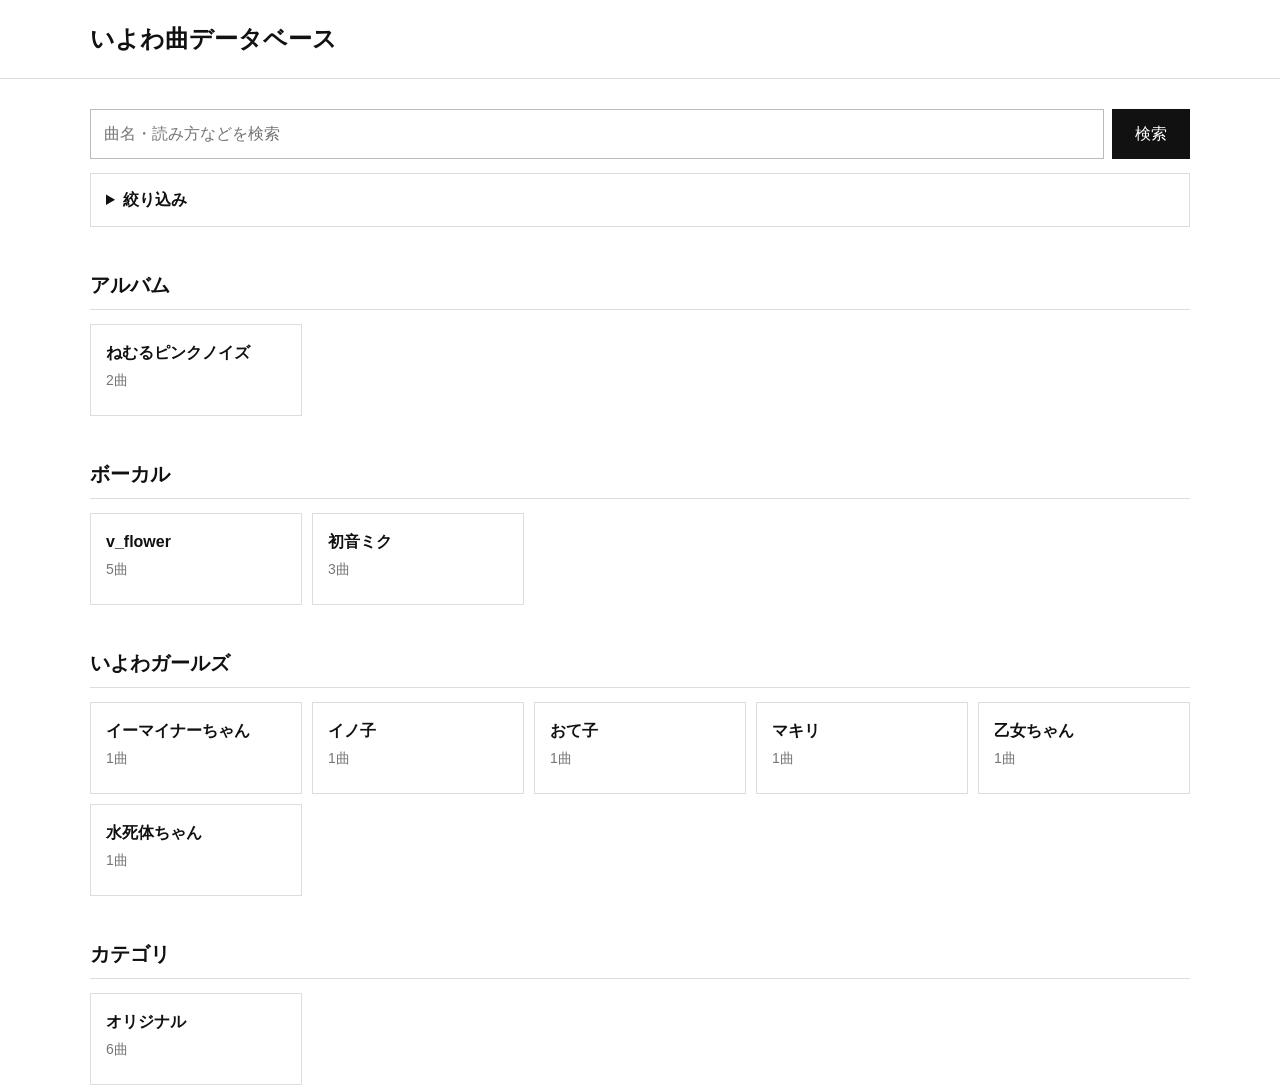
<file: index.html>
<html lang="ja">
<head>
  <meta charset="UTF-8">
  <meta name="viewport" content="width=device-width, initial-scale=1.0">
  <title>いよわ曲データベース</title>
  <link rel="stylesheet" href="./css/style.css">
</head>
<body>

<header class="site-header">
  <div class="container">
    <h1>いよわ曲データベース</h1>
  </div>
</header>

<main class="container">

  <section class="search-area">
    <div class="search-box">
      <input id="searchInput" type="search" placeholder="曲名・読み方などを検索">
      <button id="searchButton" type="button">検索</button>
    </div>

    <details class="advanced-filter">
      <summary>絞り込み</summary>

      <div class="advanced-filter-content">
        <div class="filter-group">
          <h3>アルバム</h3>
          <div id="albumFilters" class="filter-options"></div>
        </div>

        <div class="filter-group">
          <h3>カテゴリ</h3>
          <div id="categoryFilters" class="filter-options"></div>
        </div>

        <div class="filter-group">
          <h3>ボーカル</h3>
          <div id="vocalFilters" class="filter-options"></div>
        </div>

        <div class="filter-group">
          <h3>いよわガールズ</h3>
          <div id="girlFilters" class="filter-options"></div>
        </div>

        <div class="filter-group">
          <h3>BPM</h3>
          <div class="number-filter">
            <select id="tempoOperator">
              <option value="eq">ちょうど</option>
              <option value="gte">以上</option>
              <option value="lte">以下</option>
            </select>
            <input id="tempoValue" type="number" min="0" placeholder="BPM">
          </div>
        </div>

        <div class="filter-group">
          <h3>再生時間</h3>
          <div class="number-filter">
            <select id="durationOperator">
              <option value="eq">ちょうど</option>
              <option value="gte">以上</option>
              <option value="lte">以下</option>
            </select>
            <input id="durationValue" type="number" min="0" placeholder="秒">
          </div>
        </div>

        <div class="filter-group">
          <h3>公開日</h3>
          <div class="number-filter">
            <select id="dateOperator">
              <option value="eq">ちょうど</option>
              <option value="lte">以前</option>
              <option value="gte">以降</option>
            </select>
            <input id="dateValue" type="date">
          </div>
        </div>

        <div class="filter-group">
          <h3>キー</h3>
          <div id="keyFilters" class="filter-options"></div>
        </div>

        <div class="filter-group">
          <h3>拍子</h3>
          <div id="timeSignatureFilters" class="filter-options"></div>
        </div>

        <button id="clearFilters" class="clear-button" type="button">
          絞り込みをクリア
        </button>
      </div>
    </details>
  </section>

  <section class="category-section">
    <div class="section-heading">
      <h2>アルバム</h2>
    </div>
    <div id="albumCards" class="category-grid"></div>
  </section>

  <section class="category-section">
    <div class="section-heading">
      <h2>ボーカル</h2>
    </div>
    <div id="vocalCards" class="category-grid"></div>
  </section>

  <section class="category-section">
    <div class="section-heading">
      <h2>いよわガールズ</h2>
    </div>
    <div id="girlCards" class="category-grid"></div>
  </section>

  <section class="category-section">
    <div class="section-heading">
      <h2>カテゴリ</h2>
    </div>
    <div id="categoryCards" class="category-grid"></div>
  </section>

  <section id="searchResultsSection" class="results-section" hidden>
    <div class="section-heading">
      <h2>検索結果</h2>
      <p id="resultCount"></p>
    </div>
    <div id="results"></div>
  </section>

</main>

<script src="./js/index.js"></script>
</body>
</html>
</file>
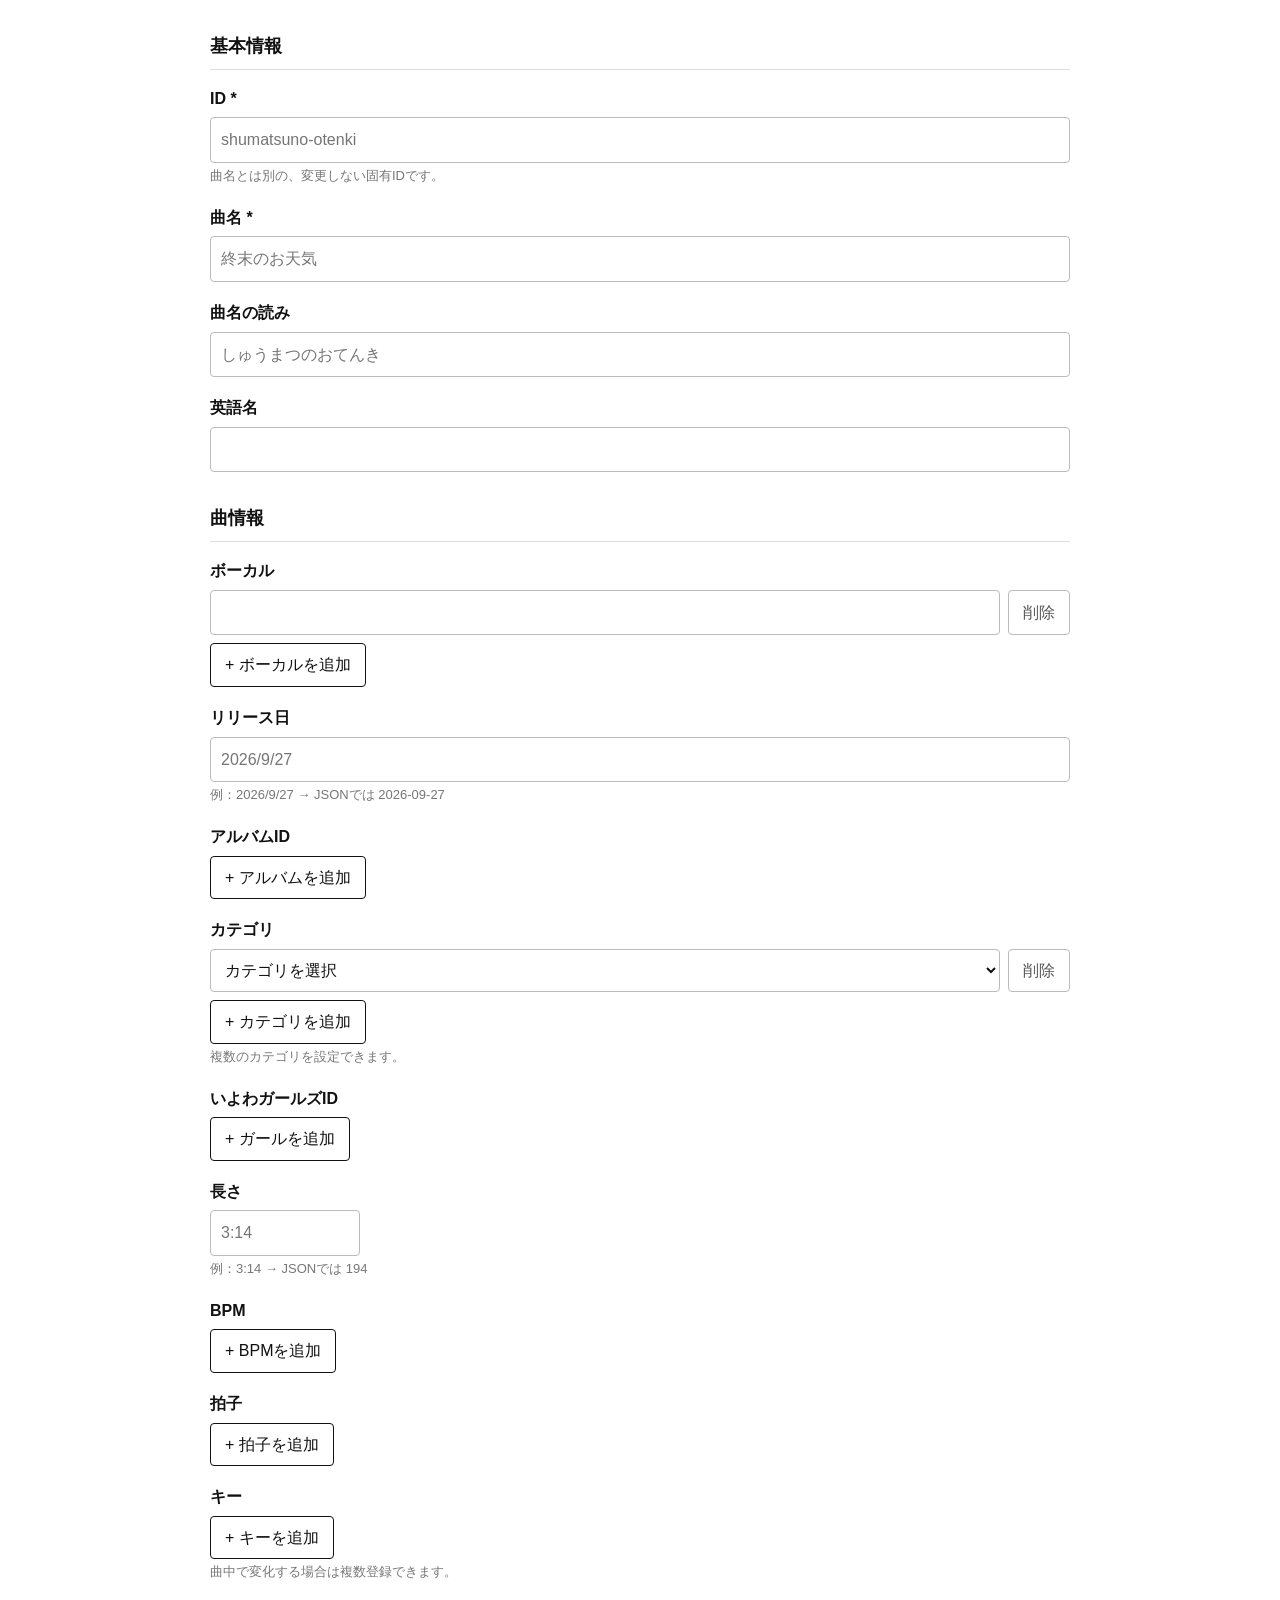
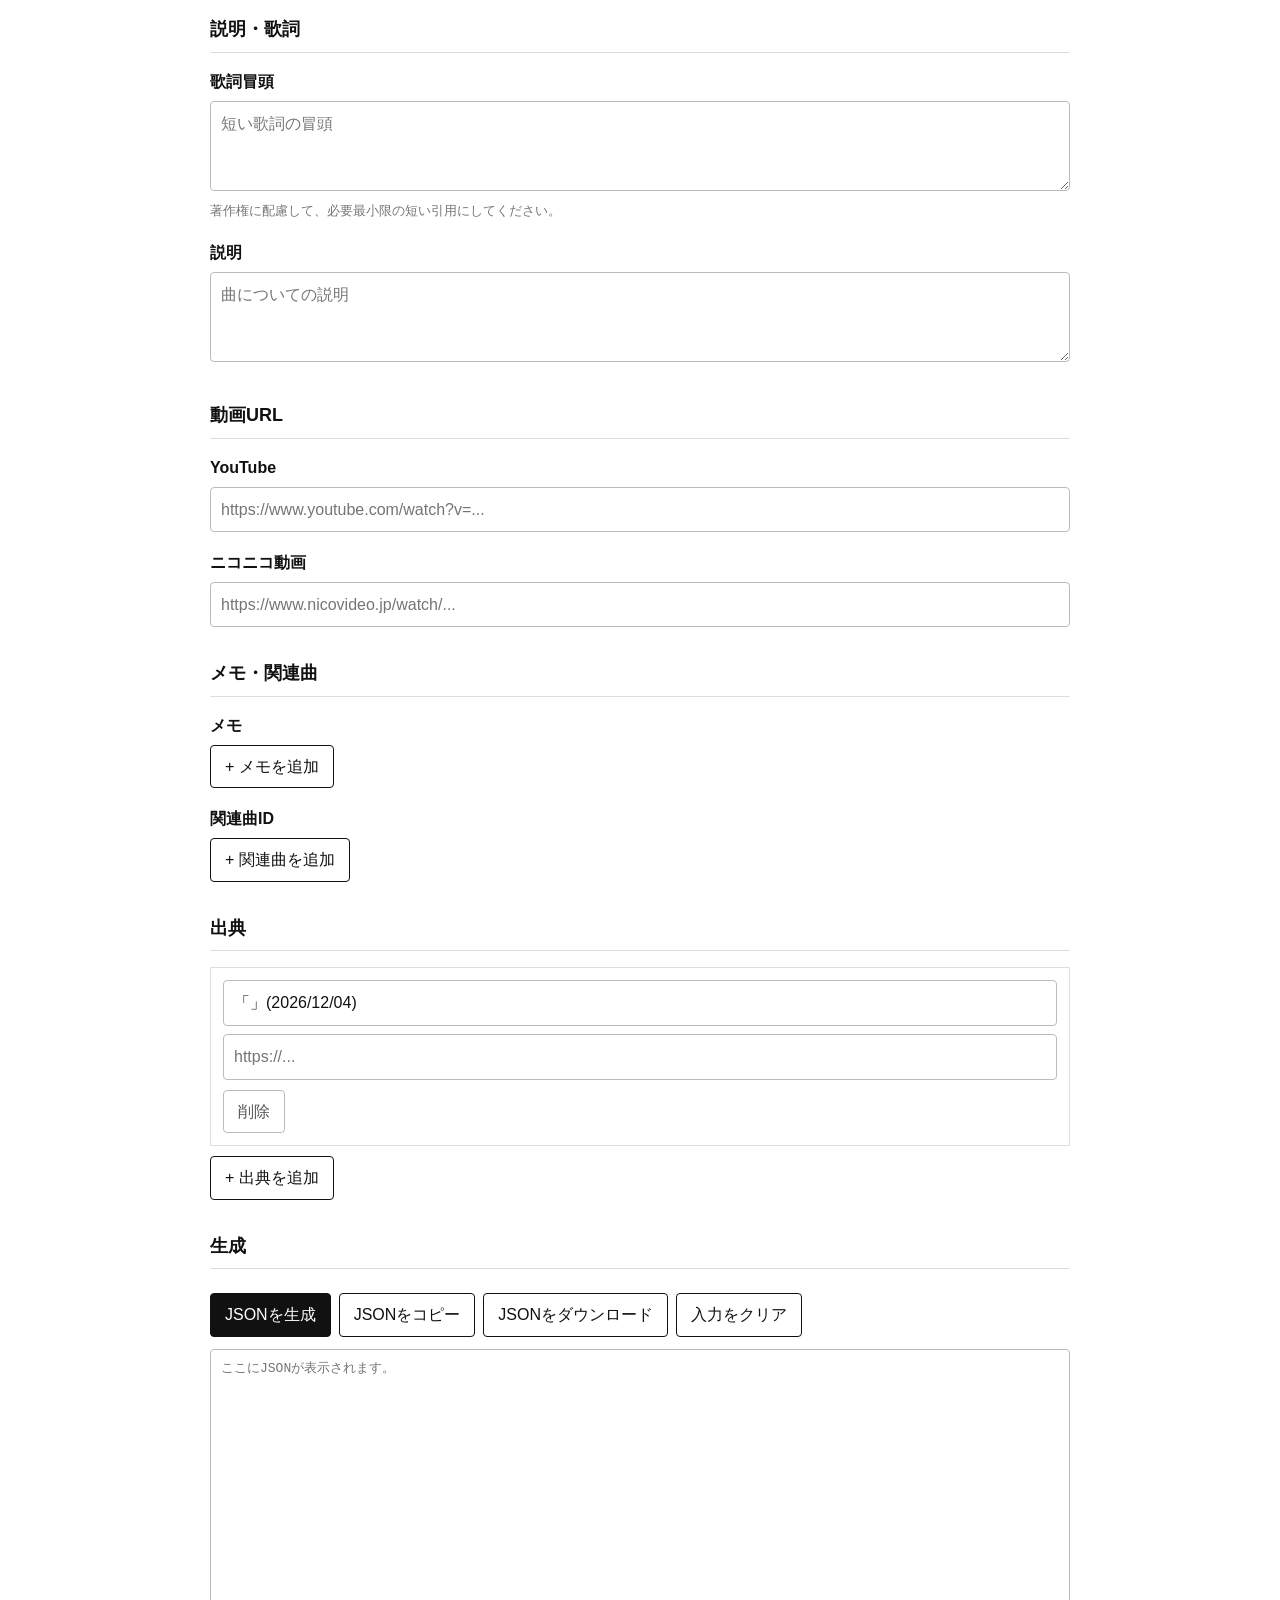
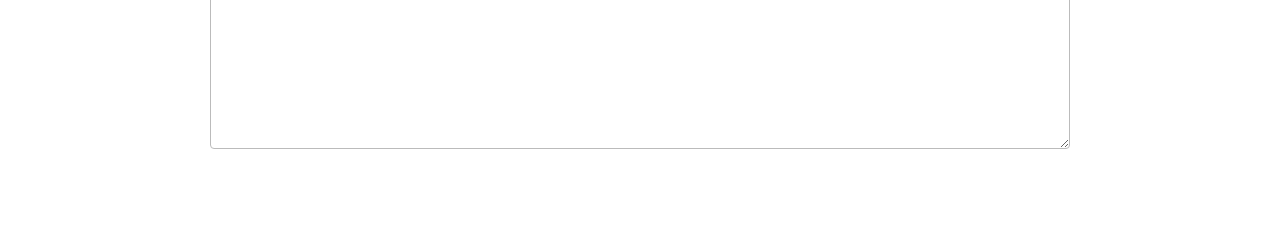
<file: json.html>
<!DOCTYPE html>
<html lang="ja">
<head>
  <meta charset="UTF-8">
  <meta name="viewport" content="width=device-width, initial-scale=1.0">

  <title>データ作成</title>

  <style>
    * {
      box-sizing: border-box;
    }

    body {
      margin: 0;
      font-family:
        -apple-system,
        BlinkMacSystemFont,
        "Segoe UI",
        "Noto Sans JP",
        sans-serif;
      background: #fff;
      color: #111;
      line-height: 1.6;
    }

    header {
      border-bottom: 1px solid #ddd;
      padding: 20px 24px;
    }

    header h1 {
      margin: 0;
      font-size: 22px;
    }

    header p {
      margin: 4px 0 0;
      color: #666;
      font-size: 14px;
    }

    main {
      max-width: 900px;
      margin: 0 auto;
      padding: 32px 20px 60px;
    }

    section {
      margin-bottom: 32px;
    }

    h2 {
      font-size: 18px;
      margin: 0 0 16px;
      padding-bottom: 8px;
      border-bottom: 1px solid #ddd;
    }

    .field {
      margin-bottom: 18px;
    }

    label {
      display: block;
      font-weight: 600;
      margin-bottom: 6px;
    }

    .hint {
      color: #777;
      font-size: 13px;
      margin-top: 3px;
    }

    input,
    textarea,
    select {
      width: 100%;
      padding: 9px 10px;
      border: 1px solid #bbb;
      border-radius: 4px;
      background: #fff;
      color: #111;
      font: inherit;
    }

    textarea {
      min-height: 90px;
      resize: vertical;
    }

    input:focus,
    textarea:focus,
    select:focus {
      outline: none;
      border-color: #111;
    }

    .array-item {
      display: flex;
      gap: 8px;
      margin-bottom: 8px;
    }

    .array-item input,
    .array-item select {
      flex: 1;
    }

    button {
      padding: 8px 14px;
      border: 1px solid #111;
      border-radius: 4px;
      background: #111;
      color: #fff;
      cursor: pointer;
      font: inherit;
    }

    button:hover {
      opacity: 0.8;
    }

    button.secondary {
      background: #fff;
      color: #111;
    }

    button.delete {
      border-color: #bbb;
      background: #fff;
      color: #555;
      white-space: nowrap;
    }

    .actions {
      display: flex;
      flex-wrap: wrap;
      gap: 8px;
      margin-top: 24px;
    }

    .error {
      color: #b00020;
      margin-top: 12px;
      white-space: pre-wrap;
    }

    .success {
      color: #187a36;
      margin-top: 12px;
    }

    #jsonOutput {
      min-height: 400px;
      font-family: Consolas, Monaco, monospace;
      font-size: 13px;
    }

    .source-item {
      border: 1px solid #ddd;
      padding: 12px;
      margin-bottom: 10px;
    }

    .source-item input {
      margin-bottom: 8px;
    }

    .source-item .delete {
      margin-top: 2px;
    }

    .multi-select {
      min-height: 150px;
    }

    .duration-input {
      display: flex;
      align-items: center;
      gap: 8px;
    }

    .duration-input input {
      max-width: 150px;
    }

    @media (max-width: 650px) {
      .duration-input input {
        max-width: none;
      }
    }
  </style>
</head>

<body>

<main>

  <section>
    <h2>基本情報</h2>

    <div class="field">
      <label for="id">ID *</label>
      <input id="id" type="text" placeholder="shumatsuno-otenki">
      <div class="hint">曲名とは別の、変更しない固有IDです。</div>
    </div>

    <div class="field">
      <label for="title">曲名 *</label>
      <input id="title" type="text" placeholder="終末のお天気">
    </div>

    <div class="field">
      <label for="titleReading">曲名の読み</label>
      <input id="titleReading" type="text" placeholder="しゅうまつのおてんき">
    </div>

    <div class="field">
      <label for="titleEn">英語名</label>
      <input id="titleEn" type="text">
    </div>
  </section>


  <section>
    <h2>曲情報</h2>

    <div class="field">
      <label>ボーカル</label>
      <div id="vocals"></div>

      <button type="button" class="secondary"
              onclick="addArrayItem('vocals')">
        + ボーカルを追加
      </button>
    </div>


    <div class="field">
      <label for="releaseDate">リリース日</label>
      <input
        id="releaseDate"
        type="text"
        inputmode="numeric"
        placeholder="2026/9/27"
      >
      <div class="hint">
        例：2026/9/27 → JSONでは 2026-09-27
      </div>
    </div>


    <div class="field">
      <label>アルバムID</label>
      <div id="albums"></div>

      <button type="button" class="secondary"
              onclick="addArrayItem('albums')">
        + アルバムを追加
      </button>
    </div>


    <div class="field">
      <label>カテゴリ</label>

      <div id="categories"></div>

      <button type="button" class="secondary"
              onclick="addCategory()">
        + カテゴリを追加
      </button>

      <div class="hint">
        複数のカテゴリを設定できます。
      </div>
    </div>


    <div class="field">
      <label>いよわガールズID</label>

      <div id="girls"></div>

      <button type="button" class="secondary"
              onclick="addArrayItem('girls')">
        + ガールを追加
      </button>
    </div>


    <div class="field">
      <label for="duration">長さ</label>

      <div class="duration-input">
        <input
          id="duration"
          type="text"
          inputmode="numeric"
          placeholder="3:14"
        >
      </div>

      <div class="hint">
        例：3:14 → JSONでは 194
      </div>
    </div>


    <div class="field">
      <label>BPM</label>

      <div id="tempo"></div>

      <button type="button" class="secondary"
              onclick="addArrayItem('tempo', 'number')">
        + BPMを追加
      </button>
    </div>


    <div class="field">
      <label>拍子</label>

      <div id="timeSignature"></div>

      <button type="button" class="secondary"
              onclick="addArrayItem('timeSignature')">
        + 拍子を追加
      </button>
    </div>


    <div class="field">
      <label>キー</label>

      <div id="key"></div>

      <button type="button" class="secondary"
              onclick="addKey()">
        + キーを追加
      </button>

      <div class="hint">
        曲中で変化する場合は複数登録できます。
      </div>
    </div>
  </section>


  <section>
    <h2>説明・歌詞</h2>

    <div class="field">
      <label for="lyricsStart">歌詞冒頭</label>

      <textarea
        id="lyricsStart"
        placeholder="短い歌詞の冒頭"
      ></textarea>

      <div class="hint">
        著作権に配慮して、必要最小限の短い引用にしてください。
      </div>
    </div>

    <div class="field">
      <label for="description">説明</label>

      <textarea
        id="description"
        placeholder="曲についての説明"
      ></textarea>
    </div>
  </section>


  <section>
    <h2>動画URL</h2>

    <div class="field">
      <label for="youtube">YouTube</label>

      <input
        id="youtube"
        type="url"
        placeholder="https://www.youtube.com/watch?v=..."
      >
    </div>

    <div class="field">
      <label for="niconico">ニコニコ動画</label>

      <input
        id="niconico"
        type="url"
        placeholder="https://www.nicovideo.jp/watch/..."
      >
    </div>
  </section>


  <section>
    <h2>メモ・関連曲</h2>

    <div class="field">
      <label>メモ</label>

      <div id="notes"></div>

      <button type="button" class="secondary"
              onclick="addArrayItem('notes')">
        + メモを追加
      </button>
    </div>


    <div class="field">
      <label>関連曲ID</label>

      <div id="related"></div>

      <button type="button" class="secondary"
              onclick="addArrayItem('related')">
        + 関連曲を追加
      </button>
    </div>
  </section>


  <section>
    <h2>出典</h2>

    <div id="sources"></div>

    <button type="button" class="secondary"
            onclick="addSource()">
      + 出典を追加
    </button>
  </section>


  <section>
    <h2>生成</h2>

    <div class="actions">

      <button type="button" onclick="generateJSON()">
        JSONを生成
      </button>

      <button type="button" class="secondary"
              onclick="copyJSON()">
        JSONをコピー
      </button>

      <button type="button" class="secondary"
              onclick="downloadJSON()">
        JSONをダウンロード
      </button>

      <button type="button" class="secondary"
              onclick="clearForm()">
        入力をクリア
      </button>

    </div>

    <div id="error" class="error"></div>
    <div id="success" class="success"></div>

    <textarea
      id="jsonOutput"
      readonly
      placeholder="ここにJSONが表示されます。"
    ></textarea>
  </section>

</main>


<script>

/* =========================
   設定
========================= */

const categories = [
  "オリジナル",
  "リミックス",
  "カバー",
  "セルフカバー",
  "インスト",
  "アレンジ",
  "書き下ろし",
  "提供曲",
  "コラボレーション",
  "ゲーム関連",
  "アニメ関連",
  "映画関連"
];


const keys = [
  "C",
  "Cm",
  "C♯",
  "C♯m",
  "D♭",
  "D♭m",
  "D",
  "Dm",
  "D♯",
  "D♯m",
  "E♭",
  "E♭m",
  "E",
  "Em",
  "F",
  "Fm",
  "F♯",
  "F♯m",
  "G♭",
  "G♭m",
  "G",
  "Gm",
  "G♯",
  "G♯m",
  "A♭",
  "A♭m",
  "A",
  "Am",
  "A♯",
  "A♯m",
  "B♭",
  "B♭m",
  "B",
  "Bm"
];


const arrayTypes = {
  vocals: "text",
  albums: "text",
  girls: "text",
  tempo: "number",
  timeSignature: "text",
  notes: "text",
  related: "text"
};


/* =========================
   今日の日付
========================= */

function getToday() {

  const date = new Date();

  const year = date.getFullYear();
  const month = String(date.getMonth() + 1).padStart(2, "0");
  const day = String(date.getDate()).padStart(2, "0");

  return `${year}/${month}/${day}`;
}


/* =========================
   配列入力
========================= */

function addArrayItem(name, type = null, value = "") {

  const container =
    document.getElementById(name);

  const div =
    document.createElement("div");

  div.className = "array-item";

  const input =
    document.createElement("input");

  input.type =
    type || arrayTypes[name] || "text";

  input.value = value;

  if (input.type === "number") {
    input.min = "0";
  }

  const deleteButton =
    document.createElement("button");

  deleteButton.type = "button";
  deleteButton.className = "delete";
  deleteButton.textContent = "削除";

  deleteButton.onclick = () => {
    div.remove();
  };

  div.appendChild(input);
  div.appendChild(deleteButton);

  container.appendChild(div);
}


/* =========================
   カテゴリ
========================= */

function addCategory(value = "") {

  const container =
    document.getElementById("categories");

  const div =
    document.createElement("div");

  div.className = "array-item";

  const select =
    document.createElement("select");

  const empty =
    document.createElement("option");

  empty.value = "";
  empty.textContent = "カテゴリを選択";

  select.appendChild(empty);

  categories.forEach(category => {

    const option =
      document.createElement("option");

    option.value = category;
    option.textContent = category;

    if (category === value) {
      option.selected = true;
    }

    select.appendChild(option);
  });

  const deleteButton =
    document.createElement("button");

  deleteButton.type = "button";
  deleteButton.className = "delete";
  deleteButton.textContent = "削除";

  deleteButton.onclick = () => {
    div.remove();
  };

  div.appendChild(select);
  div.appendChild(deleteButton);

  container.appendChild(div);
}


/* =========================
   キー
========================= */

function addKey(value = "") {

  const container =
    document.getElementById("key");

  const div =
    document.createElement("div");

  div.className = "array-item";

  const select =
    document.createElement("select");

  const empty =
    document.createElement("option");

  empty.value = "";
  empty.textContent = "キーを選択";

  select.appendChild(empty);

  keys.forEach(key => {

    const option =
      document.createElement("option");

    option.value = key;
    option.textContent = key;

    if (key === value) {
      option.selected = true;
    }

    select.appendChild(option);
  });

  const deleteButton =
    document.createElement("button");

  deleteButton.type = "button";
  deleteButton.className = "delete";
  deleteButton.textContent = "削除";

  deleteButton.onclick = () => {
    div.remove();
  };

  div.appendChild(select);
  div.appendChild(deleteButton);

  container.appendChild(div);
}


/* =========================
   出典
========================= */

function addSource(name = "", url = "") {

  const container =
    document.getElementById("sources");

  const div =
    document.createElement("div");

  div.className = "source-item";

  const nameInput =
    document.createElement("input");

  nameInput.type = "text";
  nameInput.placeholder =
    "「」(2026/09/27)";

  nameInput.value =
    name || `「」(${getToday()})`;


  const urlInput =
    document.createElement("input");

  urlInput.type = "url";
  urlInput.placeholder =
    "https://...";

  urlInput.value = url;


  const deleteButton =
    document.createElement("button");

  deleteButton.type = "button";
  deleteButton.className = "delete";
  deleteButton.textContent = "削除";

  deleteButton.onclick = () => {
    div.remove();
  };


  div.appendChild(nameInput);
  div.appendChild(urlInput);
  div.appendChild(deleteButton);

  container.appendChild(div);
}


/* =========================
   配列取得
========================= */

function getArray(name) {

  const container =
    document.getElementById(name);

  const inputs =
    container.querySelectorAll("input, select");

  return Array.from(inputs)
    .map(input => {

      if (input.type === "number") {
        return input.value === ""
          ? null
          : Number(input.value);
      }

      return input.value.trim();
    })
    .filter(value =>
      value !== "" &&
      value !== null
    );
}


/* =========================
   出典取得
========================= */

function getSources() {

  const container =
    document.getElementById("sources");

  const items =
    container.querySelectorAll(".source-item");

  return Array.from(items)
    .map(item => {

      const inputs =
        item.querySelectorAll("input");

      return {
        name: inputs[0].value.trim(),
        url: inputs[1].value.trim()
      };

    })
    .filter(source =>
      source.name || source.url
    );
}


/* =========================
   日付変換
========================= */

function convertDate(value) {

  if (!value.trim()) {
    return "";
  }

  const match =
    value.trim().match(
      /^(\d{4})[\/\-](\d{1,2})[\/\-](\d{1,2})$/
    );

  if (!match) {
    throw new Error(
      "リリース日は「2026/9/27」の形式で入力してください。"
    );
  }

  const year = match[1];
  const month = String(match[2]).padStart(2, "0");
  const day = String(match[3]).padStart(2, "0");

  return `${year}-${month}-${day}`;
}


/* =========================
   長さ変換
========================= */

function convertDuration(value) {

  if (!value.trim()) {
    return null;
  }

  const match =
    value.trim().match(
      /^(\d+):([0-5]\d)$/
    );

  if (!match) {
    throw new Error(
      "曲の長さは「3:14」の形式で入力してください。"
    );
  }

  const minutes =
    Number(match[1]);

  const seconds =
    Number(match[2]);

  return minutes * 60 + seconds;
}


/* =========================
   JSON作成
========================= */

function createMusicData() {

  const id =
    document.getElementById("id")
      .value.trim();

  const title =
    document.getElementById("title")
      .value.trim();

  if (!id) {
    throw new Error(
      "IDを入力してください。"
    );
  }

  if (!title) {
    throw new Error(
      "曲名を入力してください。"
    );
  }


  return {

    id: id,

    title: title,

    titleReading:
      document.getElementById("titleReading")
        .value.trim(),

    titleEn:
      document.getElementById("titleEn")
        .value.trim(),


    vocals:
      getArray("vocals"),


    releaseDate:
      convertDate(
        document.getElementById("releaseDate")
          .value
      ),


    albums:
      getArray("albums"),


    categories:
      getArray("categories"),


    girls:
      getArray("girls"),


    duration:
      convertDuration(
        document.getElementById("duration")
          .value
      ),


    tempo:
      getArray("tempo"),


    timeSignature:
      getArray("timeSignature"),


    key:
      getArray("key"),


    lyricsStart:
      document.getElementById("lyricsStart")
        .value,


    description:
      document.getElementById("description")
        .value,


    urls: {

      youtube:
        document.getElementById("youtube")
          .value.trim(),

      niconico:
        document.getElementById("niconico")
          .value.trim()

    },


    notes:
      getArray("notes"),


    related:
      getArray("related"),


    sources:
      getSources()

  };
}


/* =========================
   JSON生成
========================= */

function generateJSON() {

  const error =
    document.getElementById("error");

  const success =
    document.getElementById("success");

  error.textContent = "";
  success.textContent = "";

  try {

    const data =
      createMusicData();

    document.getElementById("jsonOutput")
      .value =
      JSON.stringify(data, null, 2);

  } catch (e) {

    error.textContent =
      e.message;

  }
}


/* =========================
   JSONコピー
========================= */

async function copyJSON() {

  const error =
    document.getElementById("error");

  const success =
    document.getElementById("success");

  error.textContent = "";
  success.textContent = "";

  try {

    const output =
      document.getElementById("jsonOutput");

    if (!output.value) {
      generateJSON();
    }

    if (!output.value) {
      return;
    }

    await navigator.clipboard.writeText(
      output.value
    );

    success.textContent =
      "JSONをコピーしました。";

  } catch (e) {

    error.textContent =
      "JSONのコピーに失敗しました。";

  }
}


/* =========================
   ダウンロード
========================= */

function downloadJSON() {

  const error =
    document.getElementById("error");

  const success =
    document.getElementById("success");

  error.textContent = "";
  success.textContent = "";

  try {

    const data =
      createMusicData();

    const json =
      JSON.stringify(data, null, 2);

    const blob =
      new Blob(
        [json],
        { type: "application/json" }
      );

    const url =
      URL.createObjectURL(blob);

    const a =
      document.createElement("a");

    a.href = url;

    a.download =
      data.id + ".json";

    a.click();

    URL.revokeObjectURL(url);

  } catch (e) {

    error.textContent =
      e.message;

  }
}


/* =========================
   クリア
========================= */

function clearForm() {

  if (!confirm(
    "入力内容をすべて消しますか？"
  )) {
    return;
  }

  location.reload();
}


/* =========================
   初期状態
========================= */

addArrayItem("vocals");

addCategory();

addSource();

</script>

</body>
</html>
</file>
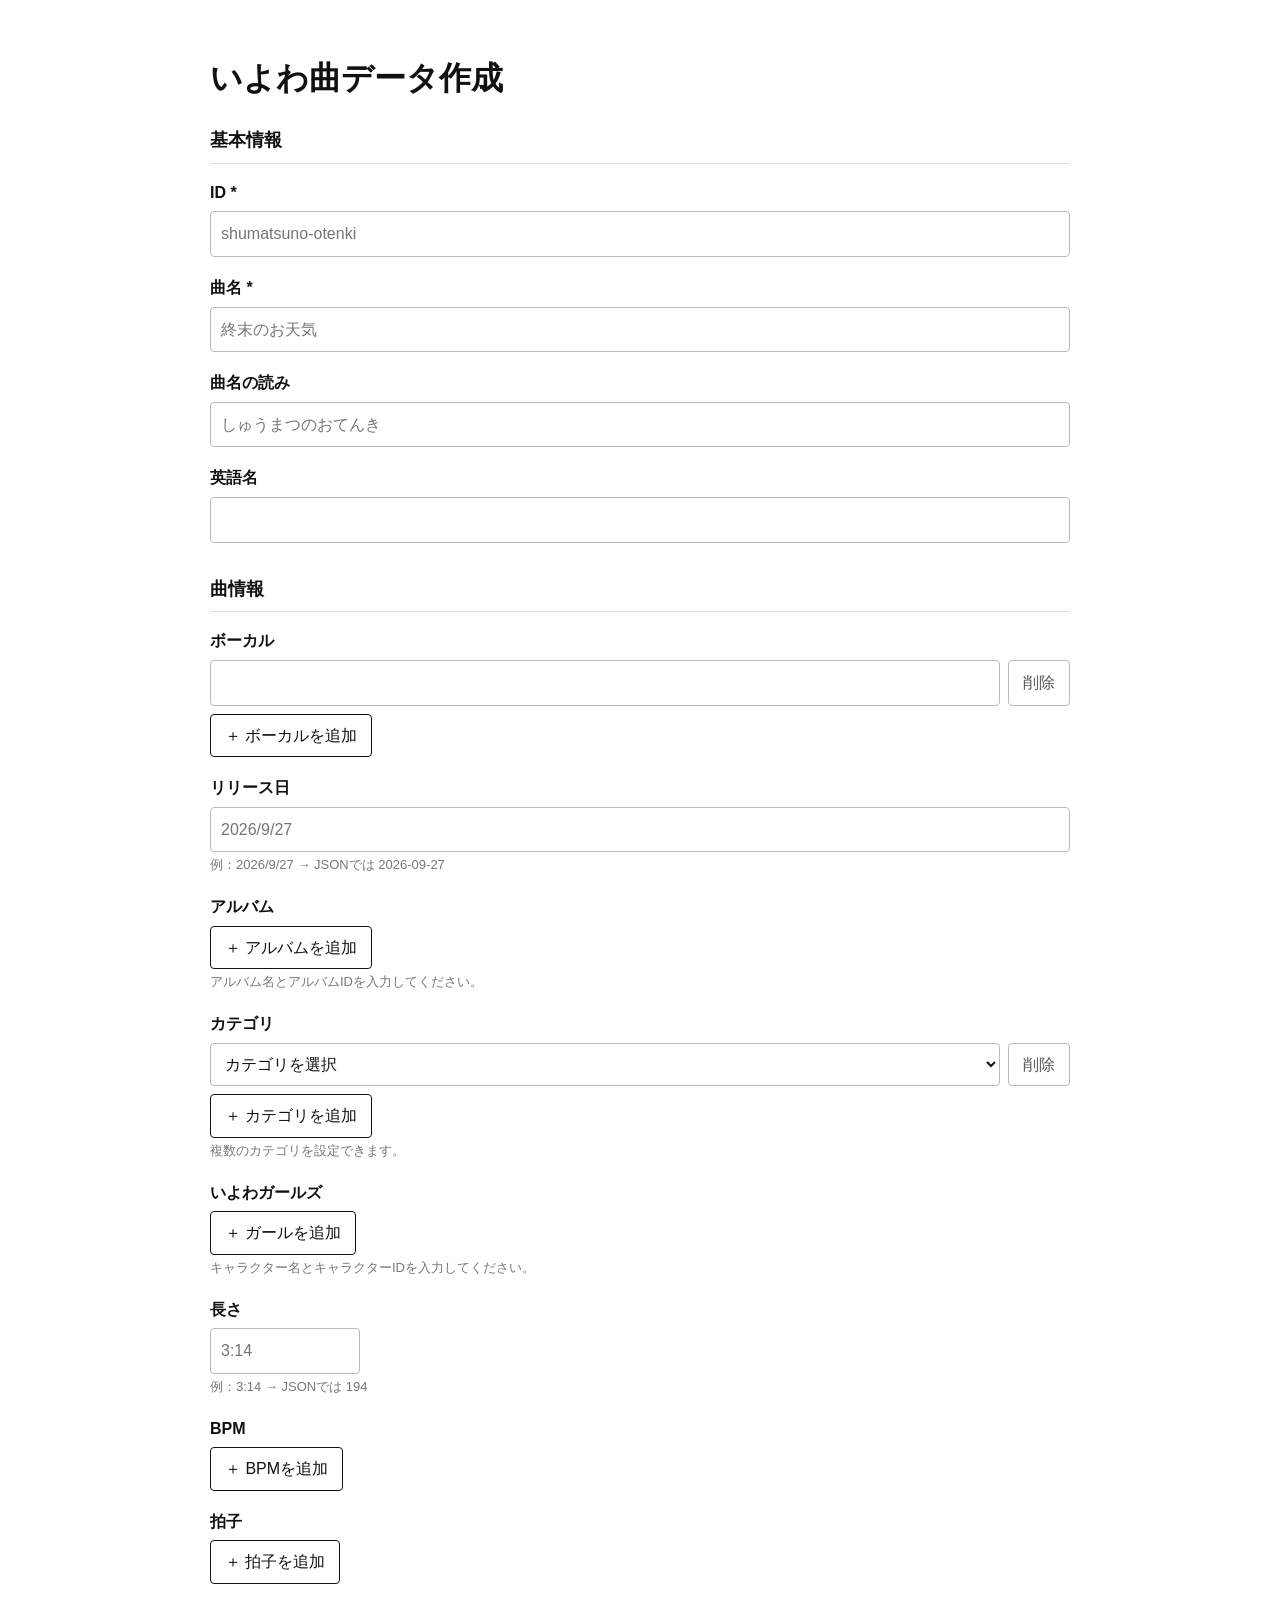
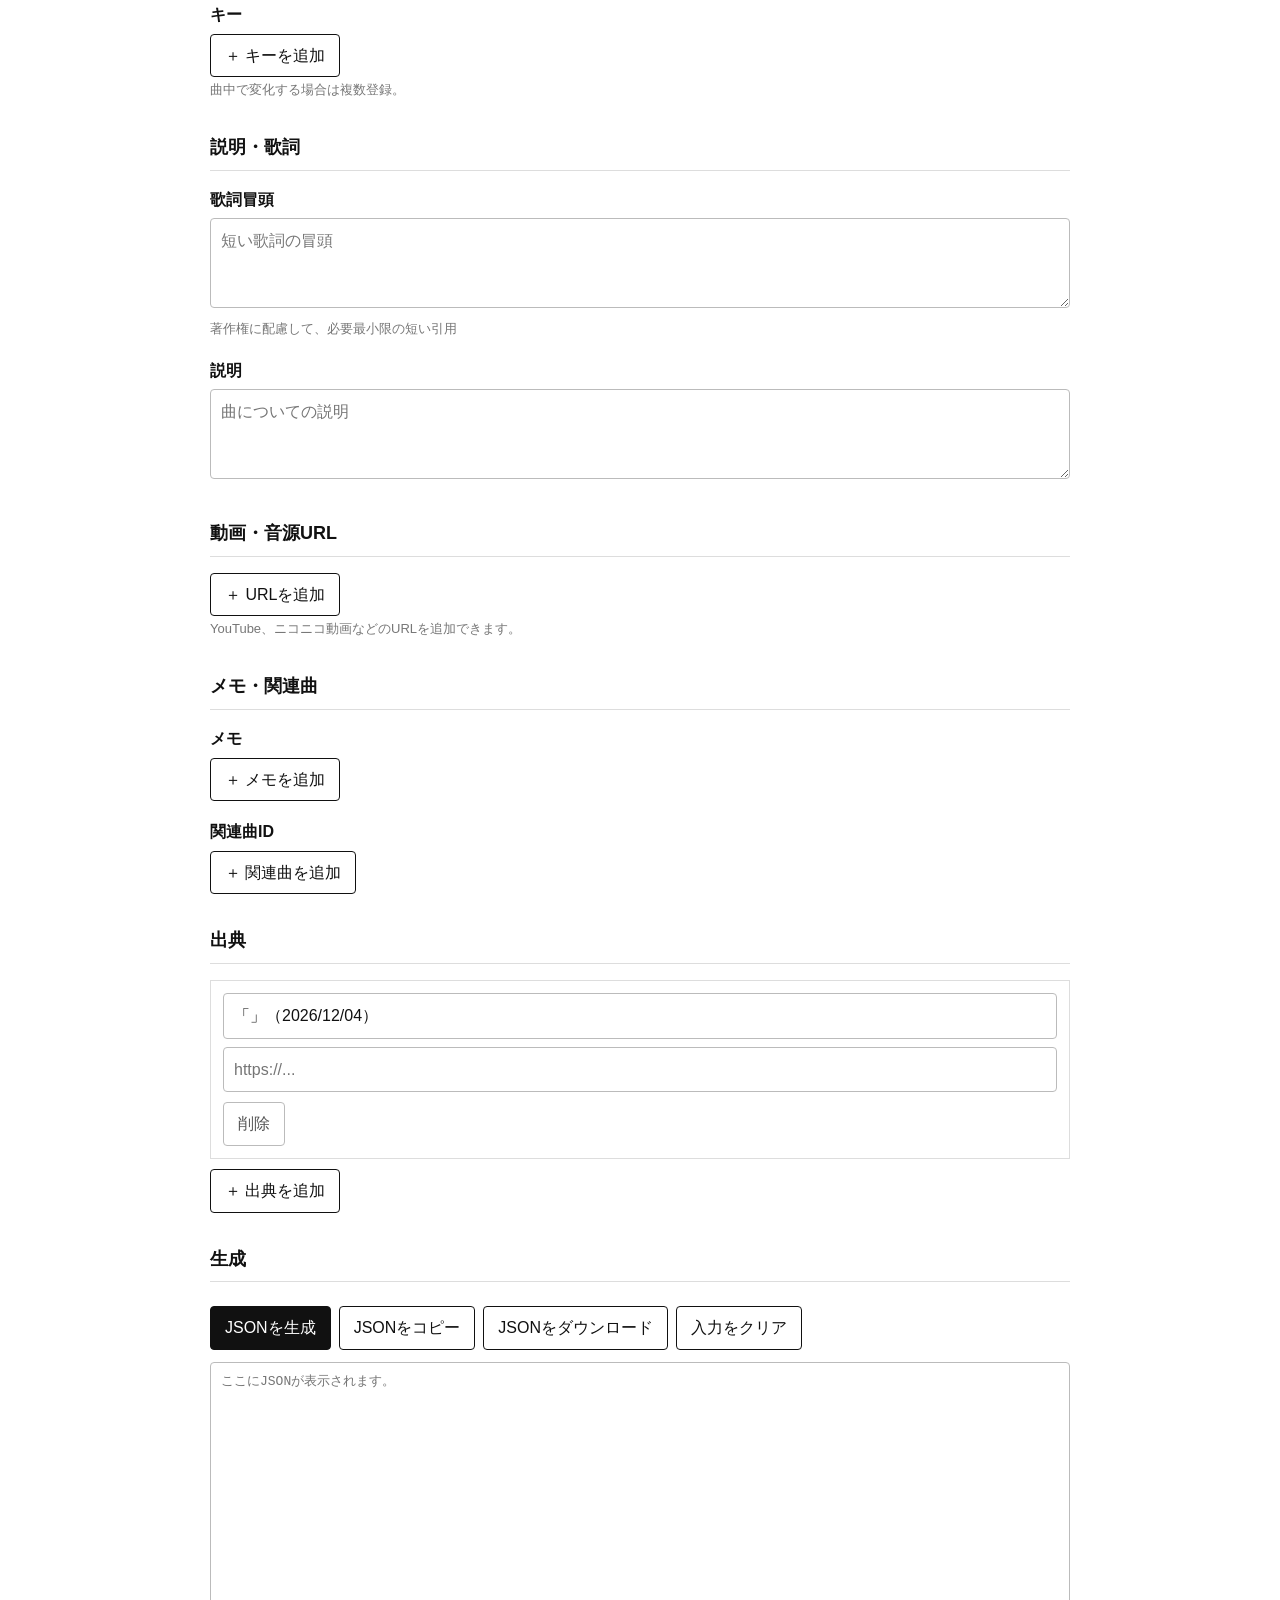
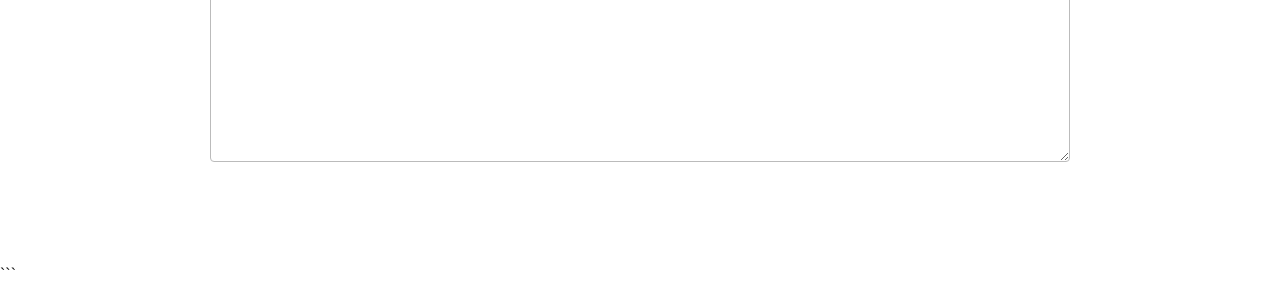
<file: data/music-json.html>
<!DOCTYPE html>
<html lang="ja">

<head>
  <meta charset="UTF-8">
  <meta name="viewport" content="width=device-width, initial-scale=1.0">

  <title>データ作成</title>

  <style>
    * {
      box-sizing: border-box;
    }

    body {
      margin: 0;
      font-family:
        -apple-system,
        BlinkMacSystemFont,
        "Segoe UI",
        "Noto Sans JP",
        sans-serif;
      background: #fff;
      color: #111;
      line-height: 1.6;
    }

    header {
      border-bottom: 1px solid #ddd;
      padding: 20px 24px;
    }

    header h1 {
      margin: 0;
      font-size: 22px;
    }

    header p {
      margin: 4px 0 0;
      color: #666;
      font-size: 14px;
    }

    main {
      max-width: 900px;
      margin: 0 auto;
      padding: 32px 20px 60px;
    }

    section {
      margin-bottom: 32px;
    }

    h2 {
      font-size: 18px;
      margin: 0 0 16px;
      padding-bottom: 8px;
      border-bottom: 1px solid #ddd;
    }

    .field {
      margin-bottom: 18px;
    }

    label {
      display: block;
      font-weight: 600;
      margin-bottom: 6px;
    }

    .hint {
      color: #777;
      font-size: 13px;
      margin-top: 3px;
    }

    input,
    textarea,
    select {
      width: 100%;
      padding: 9px 10px;
      border: 1px solid #bbb;
      border-radius: 4px;
      background: #fff;
      color: #111;
      font: inherit;
    }

    textarea {
      min-height: 90px;
      resize: vertical;
    }

    input:focus,
    textarea:focus,
    select:focus {
      outline: none;
      border-color: #111;
    }

    .array-item {
      display: flex;
      gap: 8px;
      margin-bottom: 8px;
    }

    .array-item input,
    .array-item select {
      flex: 1;
    }

    .named-item {
      display: grid;
      grid-template-columns: 1fr 1fr auto;
      gap: 8px;
      margin-bottom: 8px;
    }

    .named-item input {
      width: 100%;
    }

    button {
      padding: 8px 14px;
      border: 1px solid #111;
      border-radius: 4px;
      background: #111;
      color: #fff;
      cursor: pointer;
      font: inherit;
    }

    button:hover {
      opacity: 0.8;
    }

    button.secondary {
      background: #fff;
      color: #111;
    }

    button.delete {
      border-color: #bbb;
      background: #fff;
      color: #555;
      white-space: nowrap;
    }

    .actions {
      display: flex;
      flex-wrap: wrap;
      gap: 8px;
      margin-top: 24px;
    }

    .error {
      color: #b00020;
      margin-top: 12px;
      white-space: pre-wrap;
    }

    .success {
      color: #187a36;
      margin-top: 12px;
    }

    #jsonOutput {
      min-height: 400px;
      font-family: Consolas, Monaco, monospace;
      font-size: 13px;
    }

    .source-item {
      border: 1px solid #ddd;
      padding: 12px;
      margin-bottom: 10px;
    }

    .source-item input {
      margin-bottom: 8px;
    }

    .source-item .delete {
      margin-top: 2px;
    }

    .duration-input {
      display: flex;
      align-items: center;
      gap: 8px;
    }

    .duration-input input {
      max-width: 150px;
    }

    @media (max-width: 650px) {
      .duration-input input {
        max-width: none;
      }

      .named-item {
        grid-template-columns: 1fr;
      }
    }
  </style>
</head>

<body>

<main>

  <h1>いよわ曲データ作成</h1>


  <section>
    <h2>基本情報</h2>

    <div class="field">
      <label for="id">ID *</label>
      <input id="id" type="text" placeholder="shumatsuno-otenki">
    </div>

    <div class="field">
      <label for="title">曲名 *</label>
      <input id="title" type="text" placeholder="終末のお天気">
    </div>

    <div class="field">
      <label for="titleReading">曲名の読み</label>
      <input id="titleReading" type="text" placeholder="しゅうまつのおてんき">
    </div>

    <div class="field">
      <label for="titleEn">英語名</label>
      <input id="titleEn" type="text">
    </div>
  </section>


  <section>
    <h2>曲情報</h2>

    <div class="field">
      <label>ボーカル</label>

      <div id="vocals"></div>

      <button
        type="button"
        class="secondary"
        onclick="addArrayItem('vocals')"
      >
        ＋ ボーカルを追加
      </button>
    </div>


    <div class="field">
      <label for="releaseDate">リリース日</label>

      <input
        id="releaseDate"
        type="text"
        inputmode="numeric"
        placeholder="2026/9/27"
      >

      <div class="hint">
        例：2026/9/27 → JSONでは 2026-09-27
      </div>
    </div>


    <div class="field">
      <label>アルバム</label>

      <div id="albums"></div>

      <button
        type="button"
        class="secondary"
        onclick="addAlbum()"
      >
        ＋ アルバムを追加
      </button>

      <div class="hint">
        アルバム名とアルバムIDを入力してください。
      </div>
    </div>


    <div class="field">
      <label>カテゴリ</label>

      <div id="categories"></div>

      <button
        type="button"
        class="secondary"
        onclick="addCategory()"
      >
        ＋ カテゴリを追加
      </button>

      <div class="hint">
        複数のカテゴリを設定できます。
      </div>
    </div>


    <div class="field">
      <label>いよわガールズ</label>

      <div id="girls"></div>

      <button
        type="button"
        class="secondary"
        onclick="addGirl()"
      >
        ＋ ガールを追加
      </button>

      <div class="hint">
        キャラクター名とキャラクターIDを入力してください。
      </div>
    </div>


    <div class="field">
      <label for="duration">長さ</label>

      <div class="duration-input">
        <input
          id="duration"
          type="text"
          inputmode="numeric"
          placeholder="3:14"
        >
      </div>

      <div class="hint">
        例：3:14 → JSONでは 194
      </div>
    </div>


    <div class="field">
      <label>BPM</label>

      <div id="tempo"></div>

      <button
        type="button"
        class="secondary"
        onclick="addArrayItem('tempo', 'number')"
      >
        ＋ BPMを追加
      </button>
    </div>


    <div class="field">
      <label>拍子</label>

      <div id="timeSignature"></div>

      <button
        type="button"
        class="secondary"
        onclick="addArrayItem('timeSignature')"
      >
        ＋ 拍子を追加
      </button>
    </div>


    <div class="field">
      <label>キー</label>

      <div id="key"></div>

      <button
        type="button"
        class="secondary"
        onclick="addKey()"
      >
        ＋ キーを追加
      </button>

      <div class="hint">
        曲中で変化する場合は複数登録。
      </div>
    </div>

  </section>


  <section>
    <h2>説明・歌詞</h2>

    <div class="field">
      <label for="lyricsStart">歌詞冒頭</label>

      <textarea
        id="lyricsStart"
        placeholder="短い歌詞の冒頭"
      ></textarea>

      <div class="hint">
        著作権に配慮して、必要最小限の短い引用
      </div>
    </div>


    <div class="field">
      <label for="description">説明</label>

      <textarea
        id="description"
        placeholder="曲についての説明"
      ></textarea>
    </div>
  </section>


  <section>
    <h2>動画・音源URL</h2>

    <div id="urls"></div>

    <button
      type="button"
      class="secondary"
      onclick="addURL()"
    >
      ＋ URLを追加
    </button>

    <div class="hint">
      YouTube、ニコニコ動画などのURLを追加できます。
    </div>
  </section>


  <section>
    <h2>メモ・関連曲</h2>

    <div class="field">
      <label>メモ</label>

      <div id="notes"></div>

      <button
        type="button"
        class="secondary"
        onclick="addArrayItem('notes')"
      >
        ＋ メモを追加
      </button>
    </div>


    <div class="field">
      <label>関連曲ID</label>

      <div id="related"></div>

      <button
        type="button"
        class="secondary"
        onclick="addArrayItem('related')"
      >
        ＋ 関連曲を追加
      </button>
    </div>
  </section>


  <section>
    <h2>出典</h2>

    <div id="sources"></div>

    <button
      type="button"
      class="secondary"
      onclick="addSource()"
    >
      ＋ 出典を追加
    </button>
  </section>


  <section>
    <h2>生成</h2>

    <div class="actions">

      <button
        type="button"
        onclick="generateJSON()"
      >
        JSONを生成
      </button>

      <button
        type="button"
        class="secondary"
        onclick="copyJSON()"
      >
        JSONをコピー
      </button>

      <button
        type="button"
        class="secondary"
        onclick="downloadJSON()"
      >
        JSONをダウンロード
      </button>

      <button
        type="button"
        class="secondary"
        onclick="clearForm()"
      >
        入力をクリア
      </button>

    </div>

    <div id="error" class="error"></div>
    <div id="success" class="success"></div>

    <textarea
      id="jsonOutput"
      readonly
      placeholder="ここにJSONが表示されます。"
    ></textarea>
  </section>

</main>


<script>

/* =========================
   設定
========================= */

const categories = [
  "オリジナル",
  "リミックス",
  "カバー",
  "セルフカバー",
  "インスト",
  "アレンジ",
  "書き下ろし",
  "提供曲",
  "コラボレーション",
  "ゲーム関連",
  "アニメ関連",
  "映画関連"
];


const keys = [
  "C",
  "Cm",
  "C♯",
  "C♯m",
  "D♭",
  "D♭m",
  "D",
  "Dm",
  "D♯",
  "D♯m",
  "E♭",
  "E♭m",
  "E",
  "Em",
  "F",
  "Fm",
  "F♯",
  "F♯m",
  "G♭",
  "G♭m",
  "G",
  "Gm",
  "G♯",
  "G♯m",
  "A♭",
  "A♭m",
  "A",
  "Am",
  "A♯",
  "A♯m",
  "B♭",
  "B♭m",
  "B",
  "Bm"
];


const arrayTypes = {
  vocals: "text",
  tempo: "number",
  timeSignature: "text",
  notes: "text",
  related: "text"
};


/* =========================
   今日の日付
========================= */

function getToday() {

  const date = new Date();

  const year = date.getFullYear();
  const month = String(date.getMonth() + 1).padStart(2, "0");
  const day = String(date.getDate()).padStart(2, "0");

  return `${year}/${month}/${day}`;
}


/* =========================
   通常の配列入力
========================= */

function addArrayItem(name, type = null, value = "") {

  const container =
    document.getElementById(name);

  const div =
    document.createElement("div");

  div.className = "array-item";

  const input =
    document.createElement("input");

  input.type =
    type || arrayTypes[name] || "text";

  input.value = value;

  if (input.type === "number") {
    input.min = "0";
  }

  const deleteButton =
    document.createElement("button");

  deleteButton.type = "button";
  deleteButton.className = "delete";
  deleteButton.textContent = "削除";

  deleteButton.onclick = () => {
    div.remove();
  };

  div.appendChild(input);
  div.appendChild(deleteButton);

  container.appendChild(div);
}


/* =========================
   アルバム
========================= */

function addAlbum(name = "", id = "") {

  const container =
    document.getElementById("albums");

  const div =
    document.createElement("div");

  div.className = "named-item";

  const nameInput =
    document.createElement("input");

  nameInput.type = "text";
  nameInput.placeholder = "アルバム名";
  nameInput.value = name;


  const idInput =
    document.createElement("input");

  idInput.type = "text";
  idInput.placeholder = "アルバムID";
  idInput.value = id;


  const deleteButton =
    document.createElement("button");

  deleteButton.type = "button";
  deleteButton.className = "delete";
  deleteButton.textContent = "削除";

  deleteButton.onclick = () => {
    div.remove();
  };


  div.appendChild(nameInput);
  div.appendChild(idInput);
  div.appendChild(deleteButton);

  container.appendChild(div);
}


/* =========================
   いよわガールズ
========================= */

function addGirl(name = "", id = "") {

  const container =
    document.getElementById("girls");

  const div =
    document.createElement("div");

  div.className = "named-item";

  const nameInput =
    document.createElement("input");

  nameInput.type = "text";
  nameInput.placeholder = "キャラクター名";
  nameInput.value = name;


  const idInput =
    document.createElement("input");

  idInput.type = "text";
  idInput.placeholder = "キャラクターID";
  idInput.value = id;


  const deleteButton =
    document.createElement("button");

  deleteButton.type = "button";
  deleteButton.className = "delete";
  deleteButton.textContent = "削除";

  deleteButton.onclick = () => {
    div.remove();
  };


  div.appendChild(nameInput);
  div.appendChild(idInput);
  div.appendChild(deleteButton);

  container.appendChild(div);
}


/* =========================
   動画・音源URL
========================= */

function addURL(name = "", url = "") {

  const container =
    document.getElementById("urls");

  const div =
    document.createElement("div");

  div.className = "named-item";

  const nameInput =
    document.createElement("input");

  nameInput.type = "text";
  nameInput.placeholder = "URLの名前";
  nameInput.value = name;


  const urlInput =
    document.createElement("input");

  urlInput.type = "url";
  urlInput.placeholder = "https://...";
  urlInput.value = url;


  const deleteButton =
    document.createElement("button");

  deleteButton.type = "button";
  deleteButton.className = "delete";
  deleteButton.textContent = "削除";

  deleteButton.onclick = () => {
    div.remove();
  };


  div.appendChild(nameInput);
  div.appendChild(urlInput);
  div.appendChild(deleteButton);

  container.appendChild(div);
}


/* =========================
   カテゴリ
========================= */

function addCategory(value = "") {

  const container =
    document.getElementById("categories");

  const div =
    document.createElement("div");

  div.className = "array-item";

  const select =
    document.createElement("select");

  const empty =
    document.createElement("option");

  empty.value = "";
  empty.textContent = "カテゴリを選択";

  select.appendChild(empty);

  categories.forEach(category => {

    const option =
      document.createElement("option");

    option.value = category;
    option.textContent = category;

    if (category === value) {
      option.selected = true;
    }

    select.appendChild(option);
  });


  const deleteButton =
    document.createElement("button");

  deleteButton.type = "button";
  deleteButton.className = "delete";
  deleteButton.textContent = "削除";

  deleteButton.onclick = () => {
    div.remove();
  };


  div.appendChild(select);
  div.appendChild(deleteButton);

  container.appendChild(div);
}


/* =========================
   キー
========================= */

function addKey(value = "") {

  const container =
    document.getElementById("key");

  const div =
    document.createElement("div");

  div.className = "array-item";

  const select =
    document.createElement("select");

  const empty =
    document.createElement("option");

  empty.value = "";
  empty.textContent = "キーを選択";

  select.appendChild(empty);

  keys.forEach(key => {

    const option =
      document.createElement("option");

    option.value = key;
    option.textContent = key;

    if (key === value) {
      option.selected = true;
    }

    select.appendChild(option);
  });


  const deleteButton =
    document.createElement("button");

  deleteButton.type = "button";
  deleteButton.className = "delete";
  deleteButton.textContent = "削除";

  deleteButton.onclick = () => {
    div.remove();
  };


  div.appendChild(select);
  div.appendChild(deleteButton);

  container.appendChild(div);
}


/* =========================
   出典
========================= */

function addSource(name = "", url = "") {

  const container =
    document.getElementById("sources");

  const div =
    document.createElement("div");

  div.className = "source-item";


  const nameInput =
    document.createElement("input");

  nameInput.type = "text";

  nameInput.placeholder =
    "「」（2026/09/27）";

  nameInput.value =
    name || `「」（${getToday()}）`;


  const urlInput =
    document.createElement("input");

  urlInput.type = "url";

  urlInput.placeholder =
    "https://...";

  urlInput.value =
    url;


  const deleteButton =
    document.createElement("button");

  deleteButton.type = "button";
  deleteButton.className = "delete";
  deleteButton.textContent = "削除";

  deleteButton.onclick = () => {
    div.remove();
  };


  div.appendChild(nameInput);
  div.appendChild(urlInput);
  div.appendChild(deleteButton);

  container.appendChild(div);
}


/* =========================
   通常の配列取得
========================= */

function getArray(name) {

  const container =
    document.getElementById(name);

  const inputs =
    container.querySelectorAll("input, select");

  return Array.from(inputs)
    .map(input => {

      if (input.type === "number") {

        return input.value === ""
          ? null
          : Number(input.value);

      }

      return input.value.trim();

    })
    .filter(value =>
      value !== "" &&
      value !== null
    );
}


/* =========================
   名前 + ID の配列取得
========================= */

function getNamedArray(name) {

  const container =
    document.getElementById(name);

  const items =
    container.querySelectorAll(".named-item");

  return Array.from(items)
    .map(item => {

      const inputs =
        item.querySelectorAll("input");

      return {
        name: inputs[0].value.trim(),
        id: inputs[1].value.trim()
      };

    })
    .filter(item =>
      item.name || item.id
    );
}


/* =========================
   URL取得
========================= */

function getURLs() {

  const container =
    document.getElementById("urls");

  const items =
    container.querySelectorAll(".named-item");

  return Array.from(items)
    .map(item => {

      const inputs =
        item.querySelectorAll("input");

      return {
        name: inputs[0].value.trim(),
        url: inputs[1].value.trim()
      };

    })
    .filter(item =>
      item.name || item.url
    );
}


/* =========================
   出典取得
========================= */

function getSources() {

  const container =
    document.getElementById("sources");

  const items =
    container.querySelectorAll(".source-item");

  return Array.from(items)
    .map(item => {

      const inputs =
        item.querySelectorAll("input");

      return {
        name: inputs[0].value.trim(),
        url: inputs[1].value.trim()
      };

    })
    .filter(source =>
      source.name || source.url
    );
}


/* =========================
   日付変換
========================= */

function convertDate(value) {

  if (!value.trim()) {
    return "";
  }

  const match =
    value.trim().match(
      /^(\d{4})[\/-](\d{1,2})[\/-](\d{1,2})$/
    );

  if (!match) {

    throw new Error(
      "リリース日は「2026/9/27」の形式で入力してください。"
    );

  }

  const year = match[1];

  const month =
    String(match[2]).padStart(2, "0");

  const day =
    String(match[3]).padStart(2, "0");

  return `${year}-${month}-${day}`;
}


/* =========================
   長さ変換
========================= */

function convertDuration(value) {

  if (!value.trim()) {
    return null;
  }

  const match =
    value.trim().match(
      /^(\d+):([0-5]\d)$/
    );

  if (!match) {

    throw new Error(
      "曲の長さは「3:14」の形式で入力してください。"
    );

  }

  const minutes =
    Number(match[1]);

  const seconds =
    Number(match[2]);

  return minutes * 60 + seconds;
}


/* =========================
   JSON作成
========================= */

function createMusicData() {

  const id =
    document.getElementById("id")
      .value.trim();

  const title =
    document.getElementById("title")
      .value.trim();


  if (!id) {

    throw new Error(
      "IDを入力してください。"
    );

  }


  if (!title) {

    throw new Error(
      "曲名を入力してください。"
    );

  }


  return {

    id: id,

    title: title,

    titleReading:
      document.getElementById("titleReading")
        .value.trim(),

    titleEn:
      document.getElementById("titleEn")
        .value.trim(),


    vocals:
      getArray("vocals"),


    releaseDate:
      convertDate(
        document.getElementById("releaseDate")
          .value
      ),


    albums:
      getNamedArray("albums"),


    categories:
      getArray("categories"),


    girls:
      getNamedArray("girls"),


    duration:
      convertDuration(
        document.getElementById("duration")
          .value
      ),


    tempo:
      getArray("tempo"),


    timeSignature:
      getArray("timeSignature"),


    key:
      getArray("key"),


    lyricsStart:
      document.getElementById("lyricsStart")
        .value,


    description:
      document.getElementById("description")
        .value,


    urls:
      getURLs(),


    notes:
      getArray("notes"),


    related:
      getArray("related"),


    sources:
      getSources()

  };
}


/* =========================
   JSON生成
========================= */

function generateJSON() {

  const error =
    document.getElementById("error");

  const success =
    document.getElementById("success");

  error.textContent = "";
  success.textContent = "";


  try {

    const data =
      createMusicData();

    document.getElementById("jsonOutput")
      .value =
      JSON.stringify(data, null, 2);

  } catch (e) {

    error.textContent =
      e.message;

  }
}


/* =========================
   JSONコピー
========================= */

async function copyJSON() {

  const error =
    document.getElementById("error");

  const success =
    document.getElementById("success");

  error.textContent = "";
  success.textContent = "";


  try {

    const output =
      document.getElementById("jsonOutput");


    if (!output.value) {
      generateJSON();
    }


    if (!output.value) {
      return;
    }


    await navigator.clipboard.writeText(
      output.value
    );


    success.textContent =
      "JSONをコピーしました。";

  } catch (e) {

    error.textContent =
      "JSONのコピーに失敗しました。";

  }
}


/* =========================
   ダウンロード
========================= */

function downloadJSON() {

  const error =
    document.getElementById("error");

  const success =
    document.getElementById("success");

  error.textContent = "";
  success.textContent = "";


  try {

    const data =
      createMusicData();

    const json =
      JSON.stringify(data, null, 2);


    const blob =
      new Blob(
        [json],
        { type: "application/json" }
      );


    const url =
      URL.createObjectURL(blob);


    const a =
      document.createElement("a");

    a.href = url;

    a.download =
      data.id + ".json";

    a.click();


    URL.revokeObjectURL(url);

  } catch (e) {

    error.textContent =
      e.message;

  }
}


/* =========================
   クリア
========================= */

function clearForm() {

  if (!confirm(
    "入力内容をすべて消しますか？"
  )) {
    return;
  }

  location.reload();
}


/* =========================
   初期状態
========================= */

addArrayItem("vocals");

addCategory();

addSource();

</script>

</body>
</html>
```
</file>
<file: css/style.css>
* {
  box-sizing: border-box;
}

html {
  scroll-behavior: smooth;
}

body {
  margin: 0;
  background: #fff;
  color: #111;
  font-family:
    -apple-system,
    BlinkMacSystemFont,
    "Segoe UI",
    "Hiragino Kaku Gothic ProN",
    "Yu Gothic",
    Meiryo,
    sans-serif;
  line-height: 1.6;
}

button,
input,
select {
  font: inherit;
}

button {
  cursor: pointer;
}

.container {
  width: min(1100px, calc(100% - 32px));
  margin: 0 auto;
}

.site-header {
  border-bottom: 1px solid #ddd;
  padding: 20px 0;
}

.site-header h1 {
  margin: 0;
  font-size: 24px;
}

.search-area {
  padding-top: 30px;
}

.search-box {
  display: flex;
  gap: 8px;
}

.search-box input {
  min-width: 0;
  flex: 1;
  padding: 11px 13px;
  border: 1px solid #bbb;
  border-radius: 0;
  outline: none;
}

.search-box input:focus {
  border-color: #111;
}

.search-box button {
  padding: 11px 22px;
  border: 1px solid #111;
  background: #111;
  color: #fff;
}

.advanced-filter {
  margin-top: 14px;
  border: 1px solid #ddd;
}

.advanced-filter > summary {
  padding: 13px 15px;
  cursor: pointer;
  font-weight: 600;
}

.advanced-filter-content {
  border-top: 1px solid #ddd;
  padding: 20px;
}

.filter-group + .filter-group {
  margin-top: 22px;
}

.filter-group h3 {
  margin: 0 0 9px;
  font-size: 16px;
}

.filter-options {
  display: flex;
  flex-wrap: wrap;
  gap: 7px 14px;
}

.filter-option {
  display: inline-flex;
  align-items: center;
  gap: 5px;
}

.filter-option input {
  margin: 0;
}

.filter-count {
  color: #777;
}

.number-filter {
  display: flex;
  gap: 8px;
}

.number-filter select,
.number-filter input {
  padding: 8px 10px;
  border: 1px solid #bbb;
}

.number-filter input {
  width: 150px;
}

.clear-button {
  margin-top: 24px;
  padding: 8px 14px;
  border: 1px solid #aaa;
  background: #fff;
}

.category-section {
  margin-top: 42px;
}

.section-heading {
  display: flex;
  align-items: baseline;
  justify-content: space-between;
  gap: 12px;
  border-bottom: 1px solid #ddd;
  margin-bottom: 14px;
}

.section-heading h2 {
  margin: 0 0 8px;
  font-size: 20px;
}

.section-heading p {
  margin: 0 0 8px;
  color: #777;
  font-size: 14px;
}

.category-grid {
  display: grid;
  grid-template-columns: repeat(auto-fill, minmax(190px, 1fr));
  gap: 10px;
}

.category-card {
  display: block;
  width: 100%;
  min-height: 92px;
  padding: 15px;
  border: 1px solid #ddd;
  background: #fff;
  color: #111;
  text-align: left;
  text-decoration: none;
  transition: border-color 0.15s;
}

.category-card:hover {
  border-color: #111;
}

.category-card-name {
  display: block;
  font-weight: 600;
}

.category-card-count {
  display: block;
  margin-top: 4px;
  color: #777;
  font-size: 14px;
}

.results-section {
  margin: 48px 0;
}

.music-list {
  border-top: 1px solid #ddd;
}

.music-card {
  padding: 15px 0;
  border-bottom: 1px solid #ddd;
}

.music-card h3 {
  margin: 0;
  font-size: 18px;
}

.music-card a {
  color: #111;
  text-decoration: none;
}

.music-card a:hover {
  text-decoration: underline;
}

.music-meta {
  margin-top: 3px;
  color: #777;
  font-size: 14px;
}

.empty {
  color: #777;
  padding: 10px 0;
}

@media (max-width: 600px) {
  .container {
    width: min(100% - 20px, 1100px);
  }

  .search-box {
    flex-direction: column;
  }

  .search-box button {
    width: 100%;
  }

  .category-grid {
    grid-template-columns: 1fr 1fr;
  }

  .number-filter {
    flex-wrap: wrap;
  }
}
</file>
